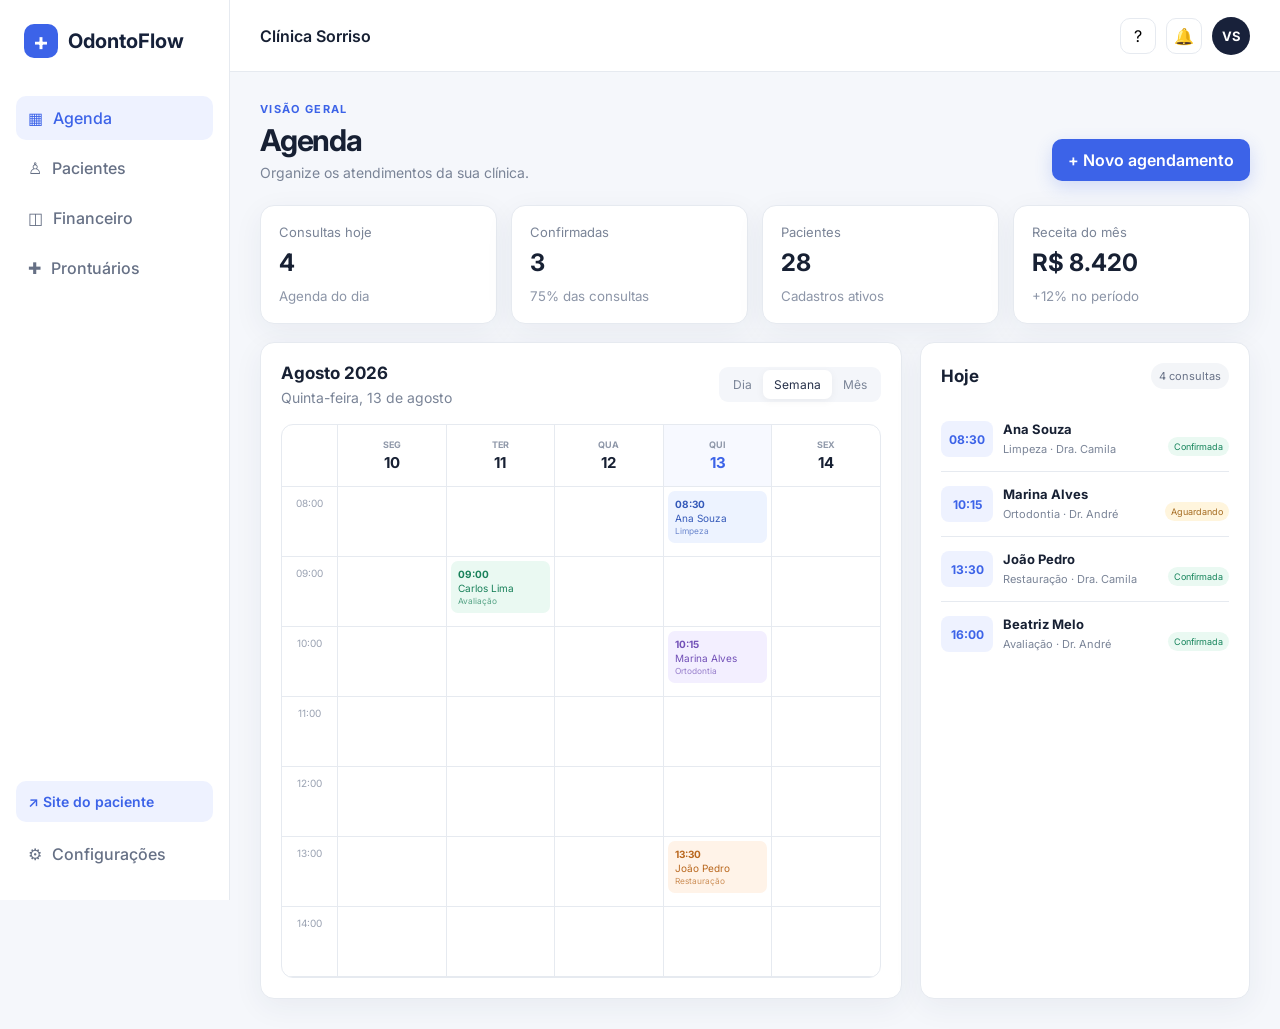
<file: index.html>
<!DOCTYPE html>
<html lang="pt-BR">
<head>
  <meta charset="UTF-8" />
  <meta name="viewport" content="width=device-width, initial-scale=1.0" />
  <title>OdontoFlow | Gestão da Clínica</title>
  <link rel="shortcut icon" href="favicon-sorriso-clinica.svg" type="image/x-icon">
  <link rel="preconnect" href="https://fonts.googleapis.com">
  <link rel="preconnect" href="https://fonts.gstatic.com" crossorigin>
  <link href="https://fonts.googleapis.com/css2?family=Inter:wght@400;500;600;700&display=swap" rel="stylesheet">
  <link rel="stylesheet" href="style.css" />
</head>
<body>
  <aside class="sidebar">
    <a href="#" class="brand">
      <span class="brand-icon">+</span>
      <span>OdontoFlow</span>
    </a>

    <nav class="menu">
      <button class="menu-item active" data-section="agenda">▦ <span>Agenda</span></button>
      <button class="menu-item" data-section="pacientes">♙ <span>Pacientes</span></button>
      <button class="menu-item" data-section="financeiro">◫ <span>Financeiro</span></button>
      <button class="menu-item" data-section="prontuarios">✚ <span>Prontuários</span></button>
    </nav>

    <div class="sidebar-footer">
      <a href="paciente.html" target="_blank" class="patient-link">↗ Site do paciente</a>
      <button class="menu-item">⚙ <span>Configurações</span></button>
    </div>
  </aside>

  <main class="app">
    <header class="topbar">
      <div>
        <button class="mobile-menu" id="mobileMenu">☰</button>
        <span class="clinic-name">Clínica Sorriso</span>
      </div>
      <div class="top-actions">
        <button class="icon-btn">?</button>
        <button class="icon-btn">🔔</button>
        <div class="avatar">VS</div>
      </div>
    </header>

    <section id="agenda" class="page active">
      <div class="page-heading">
        <div>
          <p class="eyebrow">Visão geral</p>
          <h1>Agenda</h1>
          <p class="muted">Organize os atendimentos da sua clínica.</p>
        </div>
        <button class="primary-btn" id="newAppointment">+ Novo agendamento</button>
      </div>

      <div class="stats-grid">
        <article class="stat-card"><span>Consultas hoje</span><strong id="todayCount">4</strong><small>Agenda do dia</small></article>
        <article class="stat-card"><span>Confirmadas</span><strong>3</strong><small>75% das consultas</small></article>
        <article class="stat-card"><span>Pacientes</span><strong id="patientCount">28</strong><small>Cadastros ativos</small></article>
        <article class="stat-card"><span>Receita do mês</span><strong>R$ 8.420</strong><small>+12% no período</small></article>
      </div>

      <div class="agenda-layout">
        <article class="panel calendar-panel">
          <div class="panel-head">
            <div>
              <h2>Agosto 2026</h2>
              <p class="muted">Quinta-feira, 13 de agosto</p>
            </div>
            <div class="segmented">
              <button>Dia</button><button class="active">Semana</button><button>Mês</button>
            </div>
          </div>

          <div class="calendar">
            <div class="time-col"></div>
            <div class="day-head"><span>SEG</span><strong>10</strong></div>
            <div class="day-head"><span>TER</span><strong>11</strong></div>
            <div class="day-head"><span>QUA</span><strong>12</strong></div>
            <div class="day-head today"><span>QUI</span><strong>13</strong></div>
            <div class="day-head"><span>SEX</span><strong>14</strong></div>

            <div class="time-label">08:00</div><div class="slot"></div><div class="slot"></div><div class="slot"></div><div class="slot"><div class="appointment blue"><b>08:30</b> Ana Souza<small>Limpeza</small></div></div><div class="slot"></div>
            <div class="time-label">09:00</div><div class="slot"></div><div class="slot"><div class="appointment green"><b>09:00</b> Carlos Lima<small>Avaliação</small></div></div><div class="slot"></div><div class="slot"></div><div class="slot"></div>
            <div class="time-label">10:00</div><div class="slot"></div><div class="slot"></div><div class="slot"></div><div class="slot"><div class="appointment purple"><b>10:15</b> Marina Alves<small>Ortodontia</small></div></div><div class="slot"></div>
            <div class="time-label">11:00</div><div class="slot"></div><div class="slot"></div><div class="slot"></div><div class="slot"></div><div class="slot"></div>
            <div class="time-label">12:00</div><div class="slot"></div><div class="slot"></div><div class="slot"></div><div class="slot"></div><div class="slot"></div>
            <div class="time-label">13:00</div><div class="slot"></div><div class="slot"></div><div class="slot"></div><div class="slot"><div class="appointment orange"><b>13:30</b> João Pedro<small>Restauração</small></div></div><div class="slot"></div>
            <div class="time-label">14:00</div><div class="slot"></div><div class="slot"></div><div class="slot"></div><div class="slot"></div><div class="slot"></div>
          </div>
        </article>

        <aside class="panel side-panel">
          <div class="panel-head"><h2>Hoje</h2><span class="badge">4 consultas</span></div>
          <div class="today-list">
            <div class="today-item"><div class="time-box">08:30</div><div><strong>Ana Souza</strong><span>Limpeza · Dra. Camila</span></div><i class="confirmed">Confirmada</i></div>
            <div class="today-item"><div class="time-box">10:15</div><div><strong>Marina Alves</strong><span>Ortodontia · Dr. André</span></div><i class="waiting">Aguardando</i></div>
            <div class="today-item"><div class="time-box">13:30</div><div><strong>João Pedro</strong><span>Restauração · Dra. Camila</span></div><i class="confirmed">Confirmada</i></div>
            <div class="today-item"><div class="time-box">16:00</div><div><strong>Beatriz Melo</strong><span>Avaliação · Dr. André</span></div><i class="confirmed">Confirmada</i></div>
          </div>
        </aside>
      </div>
    </section>

    <section id="pacientes" class="page">
      <div class="page-heading">
        <div><p class="eyebrow">Cadastros</p><h1>Pacientes</h1><p class="muted">Consulte e organize os pacientes da clínica.</p></div>
        <button class="primary-btn" id="newPatient">+ Novo paciente</button>
      </div>
      <article class="panel">
        <div class="table-tools"><input id="patientSearch" placeholder="Buscar por nome, telefone ou CPF..."></div>
        <div class="table-wrap">
          <table><thead><tr><th>Paciente</th><th>Telefone</th><th>Última consulta</th><th>Status</th><th></th></tr></thead>
          <tbody id="patientsTable">
            <tr><td><b>Ana Souza</b><small>ana@email.com</small></td><td>(82) 99999-1020</td><td>13/08/2026</td><td><span class="status active-status">Ativo</span></td><td>⋮</td></tr>
            <tr><td><b>Carlos Lima</b><small>carlos@email.com</small></td><td>(82) 98888-4432</td><td>11/08/2026</td><td><span class="status active-status">Ativo</span></td><td>⋮</td></tr>
            <tr><td><b>Marina Alves</b><small>marina@email.com</small></td><td>(82) 97777-6501</td><td>13/08/2026</td><td><span class="status active-status">Ativo</span></td><td>⋮</td></tr>
          </tbody></table>
        </div>
      </article>
    </section>

    <section id="financeiro" class="page">
      <div class="page-heading"><div><p class="eyebrow">Controle</p><h1>Financeiro</h1><p class="muted">Acompanhe entradas, saídas e recebimentos.</p></div><button class="primary-btn">+ Novo lançamento</button></div>
      <div class="stats-grid">
        <article class="stat-card"><span>Recebido no mês</span><strong>R$ 8.420</strong><small>Agosto de 2026</small></article>
        <article class="stat-card"><span>A receber</span><strong>R$ 2.180</strong><small>7 pagamentos</small></article>
        <article class="stat-card"><span>Despesas</span><strong>R$ 3.240</strong><small>Este mês</small></article>
        <article class="stat-card"><span>Saldo</span><strong>R$ 5.180</strong><small>Resultado parcial</small></article>
      </div>
      <article class="panel"><div class="panel-head"><h2>Movimentações recentes</h2></div>
        <div class="transaction"><span>✓</span><div><b>Ana Souza — Limpeza</b><small>13/08/2026</small></div><strong>+ R$ 180,00</strong></div>
        <div class="transaction"><span>✓</span><div><b>João Pedro — Restauração</b><small>13/08/2026</small></div><strong>+ R$ 320,00</strong></div>
        <div class="transaction"><span>↓</span><div><b>Material odontológico</b><small>12/08/2026</small></div><strong>- R$ 640,00</strong></div>
      </article>
    </section>

    <section id="prontuarios" class="page">
      <div class="page-heading"><div><p class="eyebrow">Clínico</p><h1>Prontuários</h1><p class="muted">Histórico clínico centralizado por paciente.</p></div></div>
      <div class="records-grid">
        <article class="panel record-card"><div class="patient-avatar">AS</div><div><h3>Ana Souza</h3><p>Último atendimento: 13/08/2026</p><div class="chips"><span>Odontograma</span><span>Anamnese</span><span>Receitas</span></div></div><button class="secondary-btn">Abrir prontuário</button></article>
        <article class="panel record-card"><div class="patient-avatar">MA</div><div><h3>Marina Alves</h3><p>Último atendimento: 13/08/2026</p><div class="chips"><span>Ortodontia</span><span>Documentos</span></div></div><button class="secondary-btn">Abrir prontuário</button></article>
      </div>
    </section>
  </main>

  <div class="modal" id="appointmentModal">
    <div class="modal-card">
      <button class="close-modal">×</button>
      <p class="eyebrow">Agenda</p><h2>Novo agendamento</h2>
      <form id="appointmentForm">
        <label>Paciente<input required id="appointmentPatient" placeholder="Nome do paciente"></label>
        <div class="form-row"><label>Data<input required type="date" id="appointmentDate"></label><label>Horário<input required type="time" id="appointmentTime"></label></div>
        <label>Procedimento<select id="appointmentProcedure"><option>Avaliação</option><option>Limpeza</option><option>Restauração</option><option>Ortodontia</option></select></label>
        <label>Profissional<select><option>Dra. Camila Rocha</option><option>Dr. André Martins</option></select></label>
        <button class="primary-btn full" type="submit">Salvar agendamento</button>
      </form>
    </div>
  </div>

  <div class="toast" id="toast"></div>
  <script src="script.js"></script>
</body>
</html>
</file>
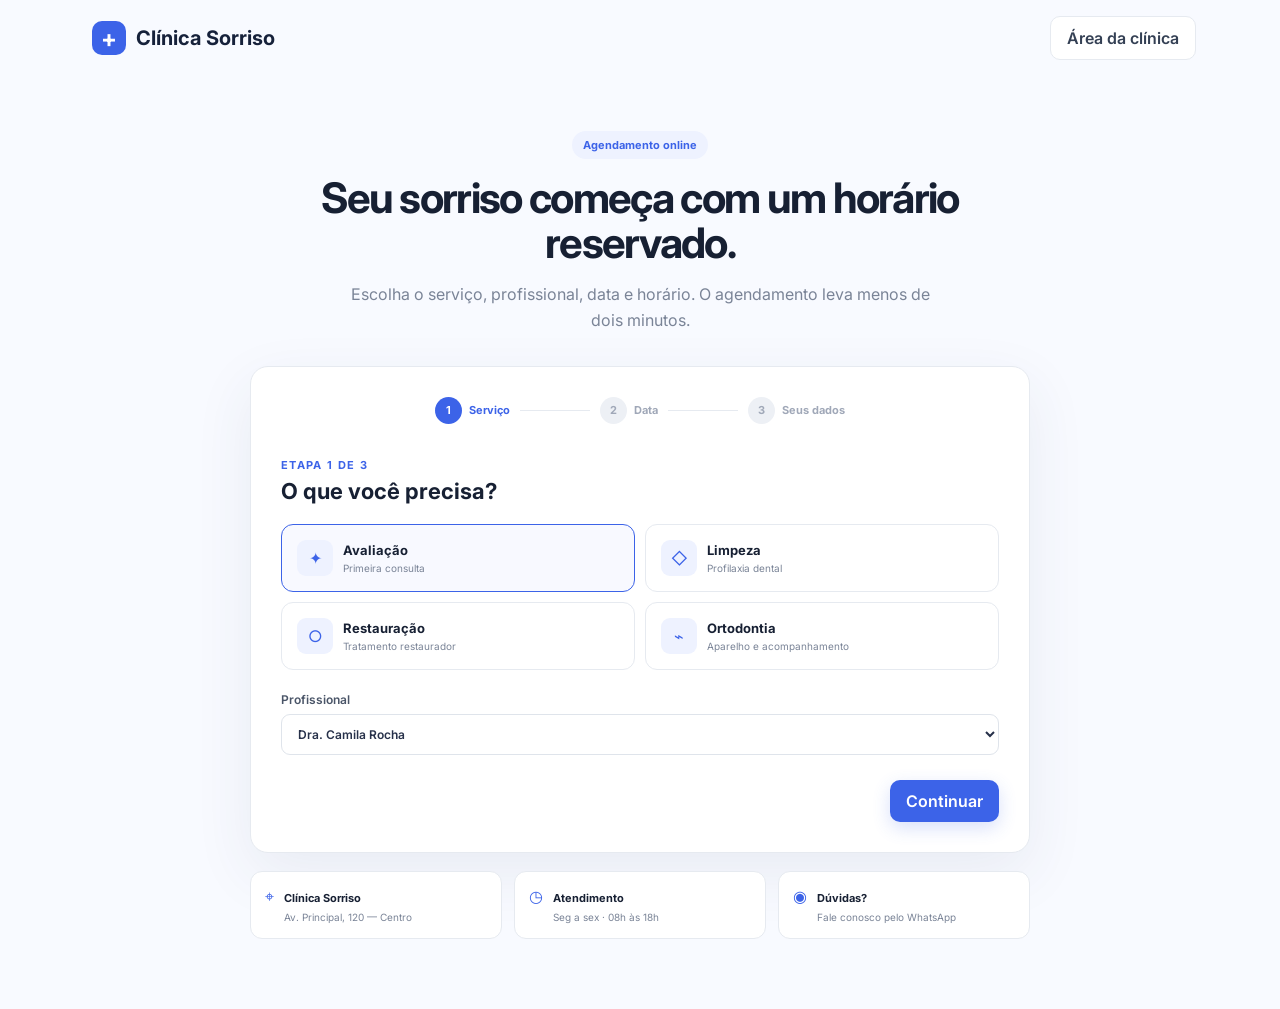
<file: paciente.html>
<!DOCTYPE html>
<html lang="pt-BR">
<head>
  <meta charset="UTF-8" />
  <meta name="viewport" content="width=device-width, initial-scale=1.0" />
  <title>Clínica Sorriso | Agende sua consulta</title>
  <link rel="preconnect" href="https://fonts.googleapis.com">
  <link rel="preconnect" href="https://fonts.gstatic.com" crossorigin>
  <link href="https://fonts.googleapis.com/css2?family=Inter:wght@400;500;600;700&display=swap" rel="stylesheet">
  <link rel="stylesheet" href="style.css" />
  <link rel="shortcut icon" href="favicon-sorriso-clinica.svg" type="image/x-icon">
</head>
<body class="patient-body">
  <header class="patient-header">
    <a class="brand patient-brand" href="#"><span class="brand-icon">+</span><span>Clínica Sorriso</span></a>
    <a href="index.html" class="secondary-btn">Área da clínica</a>
  </header>

  <main class="patient-main">
    <section class="patient-hero">
      <span class="patient-pill">Agendamento online</span>
      <h1>Seu sorriso começa com um horário reservado.</h1>
      <p>Escolha o serviço, profissional, data e horário. O agendamento leva menos de dois minutos.</p>
    </section>

    <section class="booking-card">
      <div class="booking-progress">
        <div class="progress-step active" data-progress="1"><span>1</span><b>Serviço</b></div>
        <div class="progress-line"></div>
        <div class="progress-step" data-progress="2"><span>2</span><b>Data</b></div>
        <div class="progress-line"></div>
        <div class="progress-step" data-progress="3"><span>3</span><b>Seus dados</b></div>
      </div>

      <form id="bookingForm">
        <div class="booking-step active" data-step="1">
          <p class="eyebrow">Etapa 1 de 3</p><h2>O que você precisa?</h2>
          <div class="service-grid">
            <label class="service-option"><input type="radio" name="service" value="Avaliação" checked><span class="service-icon">✦</span><b>Avaliação</b><small>Primeira consulta</small></label>
            <label class="service-option"><input type="radio" name="service" value="Limpeza"><span class="service-icon">◇</span><b>Limpeza</b><small>Profilaxia dental</small></label>
            <label class="service-option"><input type="radio" name="service" value="Restauração"><span class="service-icon">○</span><b>Restauração</b><small>Tratamento restaurador</small></label>
            <label class="service-option"><input type="radio" name="service" value="Ortodontia"><span class="service-icon">⌁</span><b>Ortodontia</b><small>Aparelho e acompanhamento</small></label>
          </div>
          <label class="field-label">Profissional<select id="bookingDoctor"><option>Dra. Camila Rocha</option><option>Dr. André Martins</option><option>Primeiro disponível</option></select></label>
          <div class="booking-actions"><span></span><button type="button" class="primary-btn next-step">Continuar</button></div>
        </div>

        <div class="booking-step" data-step="2">
          <p class="eyebrow">Etapa 2 de 3</p><h2>Escolha a melhor data</h2>
          <div class="date-grid">
            <button type="button" class="date-option active" data-date="17/08/2026"><span>SEG</span><b>17</b><small>AGO</small></button>
            <button type="button" class="date-option" data-date="18/08/2026"><span>TER</span><b>18</b><small>AGO</small></button>
            <button type="button" class="date-option" data-date="19/08/2026"><span>QUA</span><b>19</b><small>AGO</small></button>
            <button type="button" class="date-option" data-date="20/08/2026"><span>QUI</span><b>20</b><small>AGO</small></button>
            <button type="button" class="date-option" data-date="21/08/2026"><span>SEX</span><b>21</b><small>AGO</small></button>
          </div>
          <h3 class="time-title">Horários disponíveis</h3>
          <div class="time-grid">
            <button type="button" class="time-option active">08:00</button><button type="button" class="time-option">08:30</button><button type="button" class="time-option">09:30</button><button type="button" class="time-option">10:00</button><button type="button" class="time-option">11:30</button><button type="button" class="time-option">14:00</button><button type="button" class="time-option">15:30</button><button type="button" class="time-option">16:00</button>
          </div>
          <div class="booking-actions"><button type="button" class="secondary-btn prev-step">Voltar</button><button type="button" class="primary-btn next-step">Continuar</button></div>
        </div>

        <div class="booking-step" data-step="3">
          <p class="eyebrow">Etapa 3 de 3</p><h2>Agora, seus dados</h2>
          <div class="patient-form">
            <label>Nome completo<input required id="patientName" placeholder="Seu nome completo"></label>
            <div class="form-row"><label>CPF<input required id="patientCpf" placeholder="000.000.000-00"></label><label>Data de nascimento<input required type="date" id="patientBirth"></label></div>
            <div class="form-row"><label>WhatsApp<input required id="patientPhone" placeholder="(82) 99999-9999"></label><label>E-mail<input type="email" id="patientEmail" placeholder="voce@email.com"></label></div>
          </div>
          <div class="booking-summary" id="bookingSummary"></div>
          <div class="booking-actions"><button type="button" class="secondary-btn prev-step">Voltar</button><button type="submit" class="primary-btn">Confirmar agendamento</button></div>
        </div>

        <div class="booking-success" id="bookingSuccess">
          <div class="success-icon">✓</div>
          <h2>Consulta agendada!</h2>
          <p>Seu horário foi reservado com sucesso. Você receberá a confirmação pelo WhatsApp.</p>
          <div class="success-details" id="successDetails"></div>
          <button type="button" class="primary-btn" id="newBooking">Fazer outro agendamento</button>
        </div>
      </form>
    </section>

    <section class="patient-info-grid">
      <article><span>⌖</span><div><b>Clínica Sorriso</b><p>Av. Principal, 120 — Centro</p></div></article>
      <article><span>◷</span><div><b>Atendimento</b><p>Seg a sex · 08h às 18h</p></div></article>
      <article><span>◉</span><div><b>Dúvidas?</b><p>Fale conosco pelo WhatsApp</p></div></article>
    </section>
  </main>
  <script src="patient.js"></script>
</body>
</html>
</file>
<file: style.css>
*{box-sizing:border-box;margin:0;padding:0} :root{--bg:#f5f7fb;--surface:#fff;--text:#172033;--muted:#7a8497;--line:#e6eaf0;--primary:#3c63e8;--primary-soft:#eef2ff;--success:#1eae73;--radius:14px;--shadow:0 8px 30px rgba(30,45,80,.06)} body{font-family:Inter,Arial,sans-serif;background:var(--bg);color:var(--text);min-height:100vh}button,input,select{font:inherit}.sidebar{position:fixed;left:0;top:0;bottom:0;width:230px;background:#fff;border-right:1px solid var(--line);padding:24px 16px;display:flex;flex-direction:column;z-index:20}.brand{text-decoration:none;color:#16213a;font-weight:700;font-size:20px;display:flex;align-items:center;gap:10px;padding:0 8px}.brand-icon{width:34px;height:34px;border-radius:10px;background:var(--primary);color:#fff;display:grid;place-items:center;font-size:24px}.menu{margin-top:38px;display:grid;gap:6px}.menu-item{border:0;background:none;padding:12px;border-radius:10px;text-align:left;color:#667085;cursor:pointer;font-weight:500;display:flex;align-items:center;gap:10px}.menu-item:hover,.menu-item.active{background:var(--primary-soft);color:var(--primary)}.sidebar-footer{margin-top:auto;display:grid;gap:10px}.patient-link{color:var(--primary);text-decoration:none;background:var(--primary-soft);padding:12px;border-radius:10px;font-size:14px;font-weight:600}.app{margin-left:230px;min-height:100vh}.topbar{height:72px;background:#fff;border-bottom:1px solid var(--line);display:flex;align-items:center;justify-content:space-between;padding:0 30px;position:sticky;top:0;z-index:10}.clinic-name{font-weight:600}.top-actions{display:flex;align-items:center;gap:10px}.icon-btn{width:36px;height:36px;border:1px solid var(--line);background:#fff;border-radius:10px}.avatar{width:38px;height:38px;border-radius:50%;display:grid;place-items:center;background:#18213a;color:#fff;font-size:13px;font-weight:700}.mobile-menu{display:none;border:0;background:none;font-size:22px;margin-right:12px}.page{display:none;padding:30px}.page.active{display:block}.page-heading{display:flex;align-items:end;justify-content:space-between;margin-bottom:24px}.eyebrow{text-transform:uppercase;letter-spacing:.12em;color:var(--primary);font-size:11px;font-weight:700;margin-bottom:6px}.page-heading h1,.patient-hero h1{font-size:30px;letter-spacing:-.04em}.muted{color:var(--muted);font-size:14px;margin-top:6px}.primary-btn,.secondary-btn{border:0;border-radius:10px;padding:11px 16px;cursor:pointer;font-weight:600}.primary-btn{background:var(--primary);color:#fff;box-shadow:0 6px 18px rgba(60,99,232,.2)}.secondary-btn{background:#fff;color:#344054;border:1px solid var(--line);text-decoration:none;display:inline-flex;align-items:center;justify-content:center}.primary-btn.full{width:100%;margin-top:8px}.stats-grid{display:grid;grid-template-columns:repeat(4,1fr);gap:14px;margin-bottom:18px}.stat-card,.panel{background:var(--surface);border:1px solid var(--line);border-radius:var(--radius);box-shadow:var(--shadow)}.stat-card{padding:18px}.stat-card span{display:block;color:var(--muted);font-size:13px}.stat-card strong{display:block;font-size:24px;margin:8px 0}.stat-card small{color:#8d96a8}.agenda-layout{display:grid;grid-template-columns:minmax(0,1fr) 330px;gap:18px}.panel{padding:20px}.panel-head{display:flex;align-items:center;justify-content:space-between;margin-bottom:18px}.panel-head h2{font-size:17px}.segmented{display:flex;background:#f4f6fa;padding:3px;border-radius:9px}.segmented button{border:0;background:transparent;padding:7px 11px;border-radius:7px;color:#7a8497;font-size:12px}.segmented button.active{background:#fff;color:#27314a;box-shadow:0 2px 8px rgba(0,0,0,.05)}.calendar{display:grid;grid-template-columns:55px repeat(5,1fr);border:1px solid var(--line);border-radius:12px;overflow:hidden}.day-head{height:62px;border-left:1px solid var(--line);border-bottom:1px solid var(--line);display:grid;place-items:center;align-content:center;gap:3px}.day-head span{font-size:9px;color:#9099aa;font-weight:700}.day-head strong{font-size:15px}.day-head.today{background:#f7f9ff;color:var(--primary)}.time-col{border-bottom:1px solid var(--line)}.time-label{font-size:10px;color:#9aa2b2;text-align:center;padding-top:10px;border-bottom:1px solid var(--line)}.slot{min-height:70px;border-left:1px solid var(--line);border-bottom:1px solid var(--line);padding:4px}.appointment{padding:7px;border-radius:7px;font-size:10px;display:grid;gap:2px}.appointment small{opacity:.7}.appointment.blue{background:#edf3ff;color:#3459b9}.appointment.green{background:#eaf9f2;color:#19815a}.appointment.purple{background:#f3efff;color:#7250b7}.appointment.orange{background:#fff3e8;color:#b9671d}.badge{font-size:11px;padding:6px 8px;border-radius:20px;background:#f3f5f8;color:#687287}.today-list{display:grid}.today-item{padding:14px 0;border-bottom:1px solid var(--line);display:grid;grid-template-columns:52px 1fr;gap:10px;position:relative}.today-item:last-child{border-bottom:0}.time-box{font-size:12px;font-weight:700;color:var(--primary);background:var(--primary-soft);border-radius:8px;display:grid;place-items:center;height:36px}.today-item strong{display:block;font-size:13px}.today-item span{display:block;color:var(--muted);font-size:11px;margin-top:5px;padding-right:70px}.today-item i{position:absolute;right:0;bottom:15px;font-style:normal;font-size:9px;padding:4px 6px;border-radius:10px}.confirmed{color:#16845b;background:#eaf9f2}.waiting{color:#a56b20;background:#fff5dd}.table-tools{margin-bottom:16px}.table-tools input{width:min(420px,100%)}input,select{width:100%;padding:11px 12px;border:1px solid #dfe4eb;border-radius:9px;background:#fff;outline:none;color:#27314a}input:focus,select:focus{border-color:#8da4ee;box-shadow:0 0 0 3px #edf1ff}.table-wrap{overflow:auto}table{width:100%;border-collapse:collapse;text-align:left}th{font-size:11px;color:#8d96a8;padding:12px;border-bottom:1px solid var(--line);text-transform:uppercase}td{padding:15px 12px;border-bottom:1px solid var(--line);font-size:13px}td small{display:block;color:var(--muted);margin-top:4px}.status{font-size:10px;padding:5px 8px;border-radius:20px}.active-status{background:#eaf9f2;color:#16845b}.transaction{display:grid;grid-template-columns:36px 1fr auto;gap:12px;align-items:center;padding:14px 0;border-bottom:1px solid var(--line)}.transaction span{width:32px;height:32px;border-radius:9px;background:#f3f6fb;display:grid;place-items:center}.transaction b{font-size:13px}.transaction small{display:block;color:var(--muted);margin-top:3px}.transaction strong{font-size:13px}.records-grid{display:grid;gap:14px}.record-card{display:grid;grid-template-columns:48px 1fr auto;gap:15px;align-items:center}.patient-avatar{width:48px;height:48px;border-radius:12px;background:var(--primary-soft);color:var(--primary);display:grid;place-items:center;font-weight:700}.record-card h3{font-size:15px}.record-card p{font-size:12px;color:var(--muted);margin:5px 0}.chips{display:flex;gap:6px;flex-wrap:wrap}.chips span{font-size:10px;padding:4px 7px;border-radius:6px;background:#f4f6f9;color:#657084}.modal{position:fixed;inset:0;background:rgba(17,24,39,.35);backdrop-filter:blur(4px);display:none;place-items:center;padding:20px;z-index:100}.modal.show{display:grid}.modal-card{background:#fff;border-radius:16px;width:min(500px,100%);padding:25px;position:relative}.close-modal{position:absolute;right:17px;top:14px;border:0;background:none;font-size:24px;color:#8a93a5;cursor:pointer}.modal-card h2{margin-bottom:20px}.modal-card form,.patient-form{display:grid;gap:14px}.modal-card label,.patient-form label,.field-label{font-size:12px;font-weight:600;color:#4a5568;display:grid;gap:7px}.form-row{display:grid;grid-template-columns:1fr 1fr;gap:12px}.toast{position:fixed;right:24px;bottom:24px;background:#172033;color:#fff;padding:12px 16px;border-radius:10px;opacity:0;transform:translateY(20px);pointer-events:none;transition:.25s;z-index:150;font-size:13px}.toast.show{opacity:1;transform:none}

/* Área pública do paciente */
.patient-body{background:#f8faff}.patient-header{height:76px;max-width:1160px;margin:auto;display:flex;align-items:center;justify-content:space-between;padding:0 24px}.patient-main{max-width:1000px;margin:30px auto 70px;padding:0 20px}.patient-hero{text-align:center;max-width:720px;margin:55px auto 32px}.patient-pill{display:inline-block;background:var(--primary-soft);color:var(--primary);font-size:11px;font-weight:700;padding:7px 11px;border-radius:20px;margin-bottom:16px}.patient-hero h1{font-size:42px;line-height:1.08}.patient-hero p{color:var(--muted);margin:15px auto 0;max-width:590px;line-height:1.65}.booking-card{background:#fff;border:1px solid var(--line);border-radius:18px;box-shadow:0 20px 60px rgba(45,64,100,.08);padding:30px;max-width:780px;margin:auto}.booking-progress{display:flex;align-items:center;justify-content:center;margin-bottom:34px}.progress-step{display:flex;align-items:center;gap:7px;color:#a0a8b8;font-size:11px}.progress-step span{width:27px;height:27px;border-radius:50%;background:#edf0f5;display:grid;place-items:center;font-weight:700}.progress-step.active{color:var(--primary)}.progress-step.active span{background:var(--primary);color:#fff}.progress-line{width:70px;height:1px;background:var(--line);margin:0 10px}.booking-step{display:none}.booking-step.active{display:block}.booking-step h2{font-size:22px;margin-bottom:20px}.service-grid{display:grid;grid-template-columns:1fr 1fr;gap:10px;margin-bottom:22px}.service-option{border:1px solid var(--line);border-radius:12px;padding:15px;display:grid;grid-template-columns:36px 1fr;column-gap:10px;align-items:center;cursor:pointer;position:relative}.service-option input{position:absolute;opacity:0}.service-option:has(input:checked){border-color:var(--primary);background:#f8f9ff}.service-icon{width:36px;height:36px;border-radius:9px;background:var(--primary-soft);color:var(--primary);display:grid;place-items:center;grid-row:1/3}.service-option b{font-size:13px}.service-option small{font-size:10px;color:var(--muted)}.booking-actions{display:flex;justify-content:space-between;margin-top:25px}.date-grid{display:grid;grid-template-columns:repeat(5,1fr);gap:8px}.date-option{border:1px solid var(--line);background:#fff;border-radius:11px;padding:10px;display:grid;gap:3px;cursor:pointer;color:#606a7d}.date-option span,.date-option small{font-size:9px}.date-option b{font-size:18px}.date-option.active,.time-option.active{border-color:var(--primary);background:var(--primary-soft);color:var(--primary)}.time-title{font-size:13px;margin:24px 0 10px}.time-grid{display:grid;grid-template-columns:repeat(4,1fr);gap:8px}.time-option{border:1px solid var(--line);background:#fff;border-radius:9px;padding:10px;cursor:pointer;color:#596377;font-size:12px}.booking-summary{margin-top:18px;background:#f7f9fc;border-radius:12px;padding:15px;font-size:12px;line-height:1.8;color:#596377}.booking-summary b{color:#263149}.booking-success{display:none;text-align:center;padding:25px 10px}.booking-success.show{display:block}.success-icon{width:58px;height:58px;border-radius:50%;background:#eaf9f2;color:var(--success);display:grid;place-items:center;font-size:28px;margin:0 auto 15px}.booking-success h2{margin-bottom:8px}.booking-success p{color:var(--muted);font-size:13px;line-height:1.6}.success-details{margin:20px auto;background:#f7f9fc;border-radius:12px;padding:14px;max-width:430px;font-size:12px;line-height:1.8}.patient-info-grid{display:grid;grid-template-columns:repeat(3,1fr);gap:12px;max-width:780px;margin:18px auto 0}.patient-info-grid article{display:flex;gap:10px;background:#fff;border:1px solid var(--line);border-radius:12px;padding:14px}.patient-info-grid article>span{color:var(--primary)}.patient-info-grid b{font-size:11px}.patient-info-grid p{font-size:10px;color:var(--muted);margin-top:4px;line-height:1.4}

@media(max-width:1100px){.agenda-layout{grid-template-columns:1fr}.side-panel{display:none}.stats-grid{grid-template-columns:repeat(2,1fr)}}@media(max-width:760px){.sidebar{transform:translateX(-100%);transition:.25s}.sidebar.open{transform:none}.app{margin-left:0}.mobile-menu{display:inline-block}.page{padding:20px 14px}.topbar{padding:0 16px}.page-heading{align-items:flex-start;gap:15px;flex-direction:column}.stats-grid{grid-template-columns:1fr 1fr}.calendar-panel{padding:12px;overflow:auto}.calendar{min-width:680px}.segmented{display:none}.record-card{grid-template-columns:48px 1fr}.record-card button{grid-column:1/-1}.patient-header{padding:0 16px}.patient-brand span:last-child{font-size:15px}.patient-main{margin-top:5px}.patient-hero{margin:35px auto 25px}.patient-hero h1{font-size:31px}.booking-card{padding:20px 15px}.booking-progress b{display:none}.progress-line{width:45px}.service-grid{grid-template-columns:1fr}.date-grid{grid-template-columns:repeat(5,72px);overflow:auto;padding-bottom:5px}.time-grid{grid-template-columns:repeat(3,1fr)}.form-row{grid-template-columns:1fr}.patient-info-grid{grid-template-columns:1fr}.stats-grid{gap:8px}.stat-card{padding:14px}.stat-card strong{font-size:19px}}@media(max-width:430px){.stats-grid{grid-template-columns:1fr}.top-actions .icon-btn{display:none}.patient-header .secondary-btn{font-size:11px;padding:9px}.patient-hero h1{font-size:28px}}
</file>
